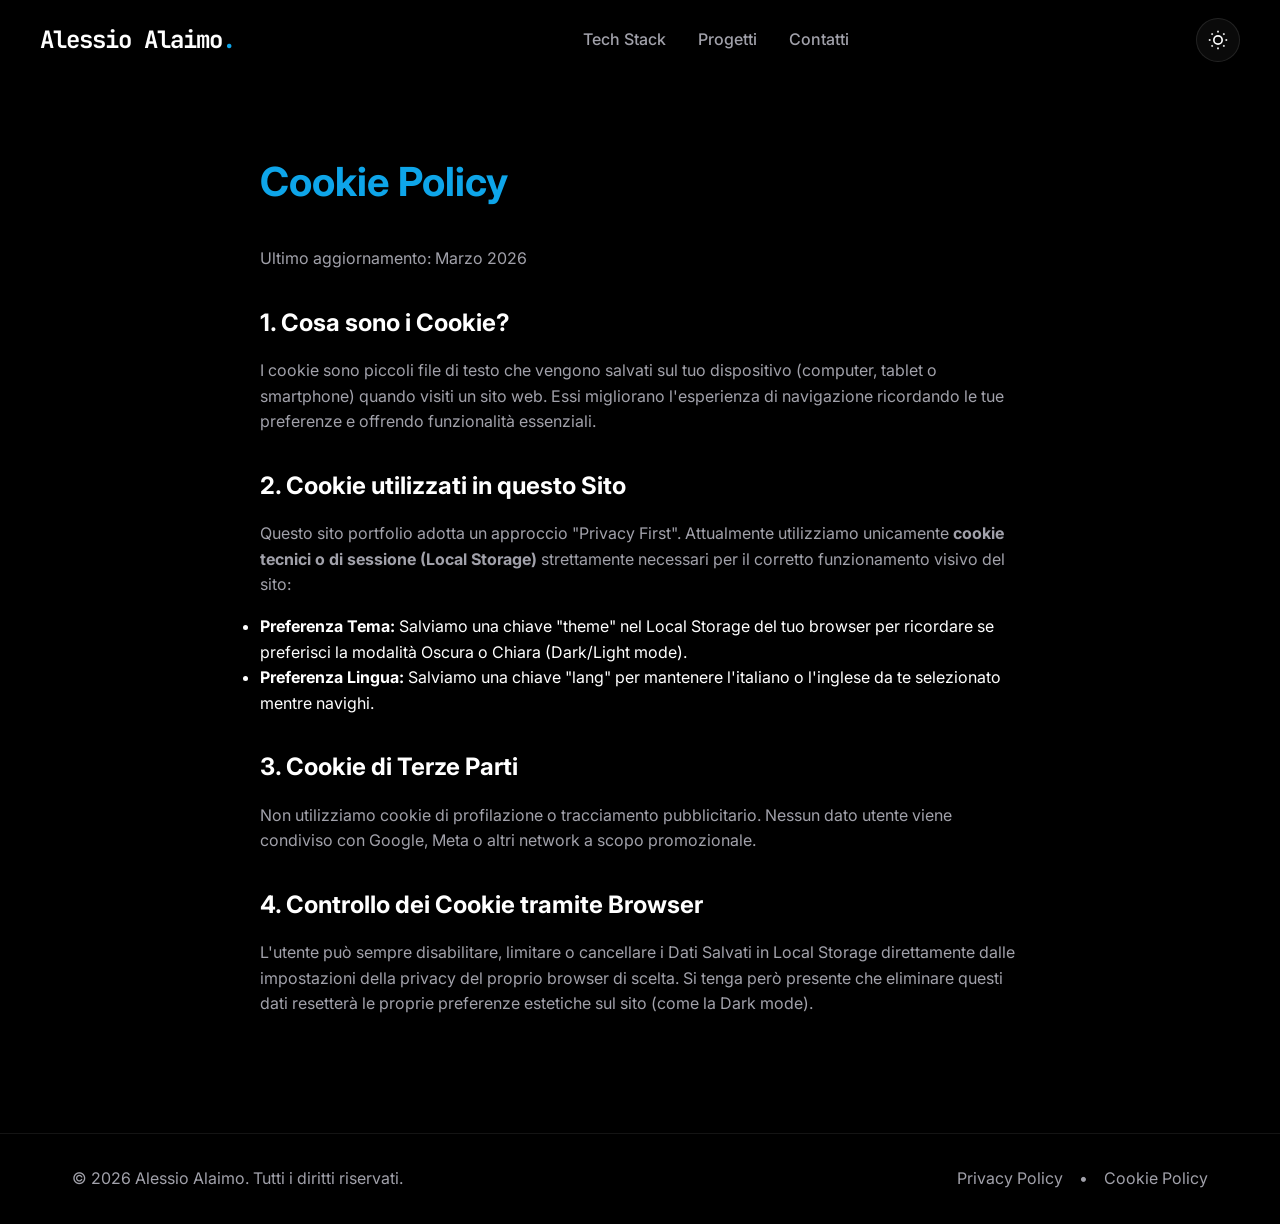
<file: cookie-policy.html>
<!DOCTYPE html>
<html lang="it" data-theme="dark">
<head>
  <meta content="Alessio Alaimo" name="author" />
  <title>Cookie Policy | Alessio Alaimo</title>
  <!-- Carico i font da google -->
  <link href="https://fonts.googleapis.com" rel="preconnect" />
  <link crossorigin="" href="https://fonts.gstatic.com" rel="preconnect" />
  <link href="https://fonts.googleapis.com/css2?family=Inter:wght@300;400;500;600;700;800&family=JetBrains+Mono:wght@400;500;600&display=swap" rel="stylesheet" />
  <meta charset="utf-8" />
  <meta content="width=device-width, initial-scale=1.0" name="viewport" />
  <link href="style.css?v=87" rel="stylesheet" />
  <!-- Stili per la pagina dei cookie -->
  <style>
    .policy-container {
      padding: 150px 20px 100px;
      max-width: 800px;
      margin: 0 auto;
      min-height: 80vh;
    }
    .policy-title {
      font-size: 2.5rem;
      margin-bottom: 2rem;
      color: var(--accent-secondary);
    }
    .policy-content h2 {
      margin-top: 2rem;
      margin-bottom: 1rem;
      font-size: 1.5rem;
    }
    .policy-content p {
      margin-bottom: 1rem;
      color: var(--text-secondary);
    }
  </style>
</head>
<body>
  <!-- Barra di navigazione -->
  <nav class="nav" id="navbar">
    <div class="nav-container">
      <div class="nav-brand">
        <a href="index.html" style="text-decoration:none;">
          <span class="nav-logo-text">Alessio Alaimo</span>
        </a>
      </div>
      <div class="nav-menu" id="navMenu">
        <a class="nav-link" href="index.html#techstack">Tech Stack</a>
        <a class="nav-link" href="index.html#projects">Progetti</a>
        <a class="nav-link" href="index.html#contact">Contatti</a>
      </div>
      <div class="nav-controls">
        <!-- Bottone per cambiare tema -->
        <button class="theme-toggle" id="themeToggle" aria-label="Cambia tema">
          <svg class="sun-icon" fill="none" stroke="currentColor" viewBox="0 0 24 24" stroke-width="2">
            <circle cx="12" cy="12" r="5"></circle>
            <line x1="12" y1="1" x2="12" y2="3"></line>
            <line x1="12" y1="21" x2="12" y2="23"></line>
            <line x1="4.22" y1="4.22" x2="5.64" y2="5.64"></line>
            <line x1="18.36" y1="18.36" x2="19.78" y2="19.78"></line>
            <line x1="1" y1="12" x2="3" y2="12"></line>
            <line x1="21" y1="12" x2="23" y2="12"></line>
            <line x1="4.22" y1="19.78" x2="5.64" y2="18.36"></line>
            <line x1="18.36" y1="5.64" x2="19.78" y2="4.22"></line>
          </svg>
          <svg class="moon-icon" style="display: none;" fill="none" stroke="currentColor" viewBox="0 0 24 24" stroke-width="2">
            <path d="M21 12.79A9 9 0 1 1 11.21 3 7 7 0 0 0 21 12.79z"></path>
          </svg>
        </button>
      </div>
    </div>
  </nav>

  <div class="policy-container">
    <h1 class="policy-title">Cookie Policy</h1>
    <div class="policy-content">
      <p>Ultimo aggiornamento: Marzo 2026</p>
      
      <h2>1. Cosa sono i Cookie?</h2>
      <p>I cookie sono piccoli file di testo che vengono salvati sul tuo dispositivo (computer, tablet o smartphone) quando visiti un sito web. Essi migliorano l'esperienza di navigazione ricordando le tue preferenze e offrendo funzionalità essenziali.</p>

      <h2>2. Cookie utilizzati in questo Sito</h2>
      <p>Questo sito portfolio adotta un approccio "Privacy First". Attualmente utilizziamo unicamente <b>cookie tecnici o di sessione (Local Storage)</b> strettamente necessari per il corretto funzionamento visivo del sito:</p>
      <ul>
        <li><strong style="color:var(--text-primary)">Preferenza Tema:</strong> Salviamo una chiave "theme" nel Local Storage del tuo browser per ricordare se preferisci la modalità Oscura o Chiara (Dark/Light mode).</li>
        <li><strong style="color:var(--text-primary)">Preferenza Lingua:</strong> Salviamo una chiave "lang" per mantenere l'italiano o l'inglese da te selezionato mentre navighi.</li>
      </ul>

      <h2>3. Cookie di Terze Parti</h2>
      <p>Non utilizziamo cookie di profilazione o tracciamento pubblicitario. Nessun dato utente viene condiviso con Google, Meta o altri network a scopo promozionale.</p>

      <h2>4. Controllo dei Cookie tramite Browser</h2>
      <p>L'utente può sempre disabilitare, limitare o cancellare i Dati Salvati in Local Storage direttamente dalle impostazioni della privacy del proprio browser di scelta. Si tenga però presente che eliminare questi dati resetterà le proprie preferenze estetiche sul sito (come la Dark mode).</p>
    </div>
  </div>

  <!-- Fine pagina -->
  <footer class="footer">
    <div class="container">
      <div class="footer-content">
        <p>© 2026 Alessio Alaimo. Tutti i diritti riservati.</p>
        <div class="footer-links">
          <a href="privacy-policy.html">Privacy Policy</a>
          <span>•</span>
          <a href="cookie-policy.html">Cookie Policy</a>
        </div>
      </div>
    </div>
  </footer>

  <!-- Il mio script -->
  <script src="script.js?v=87"></script>
</body>
</html>
</file>
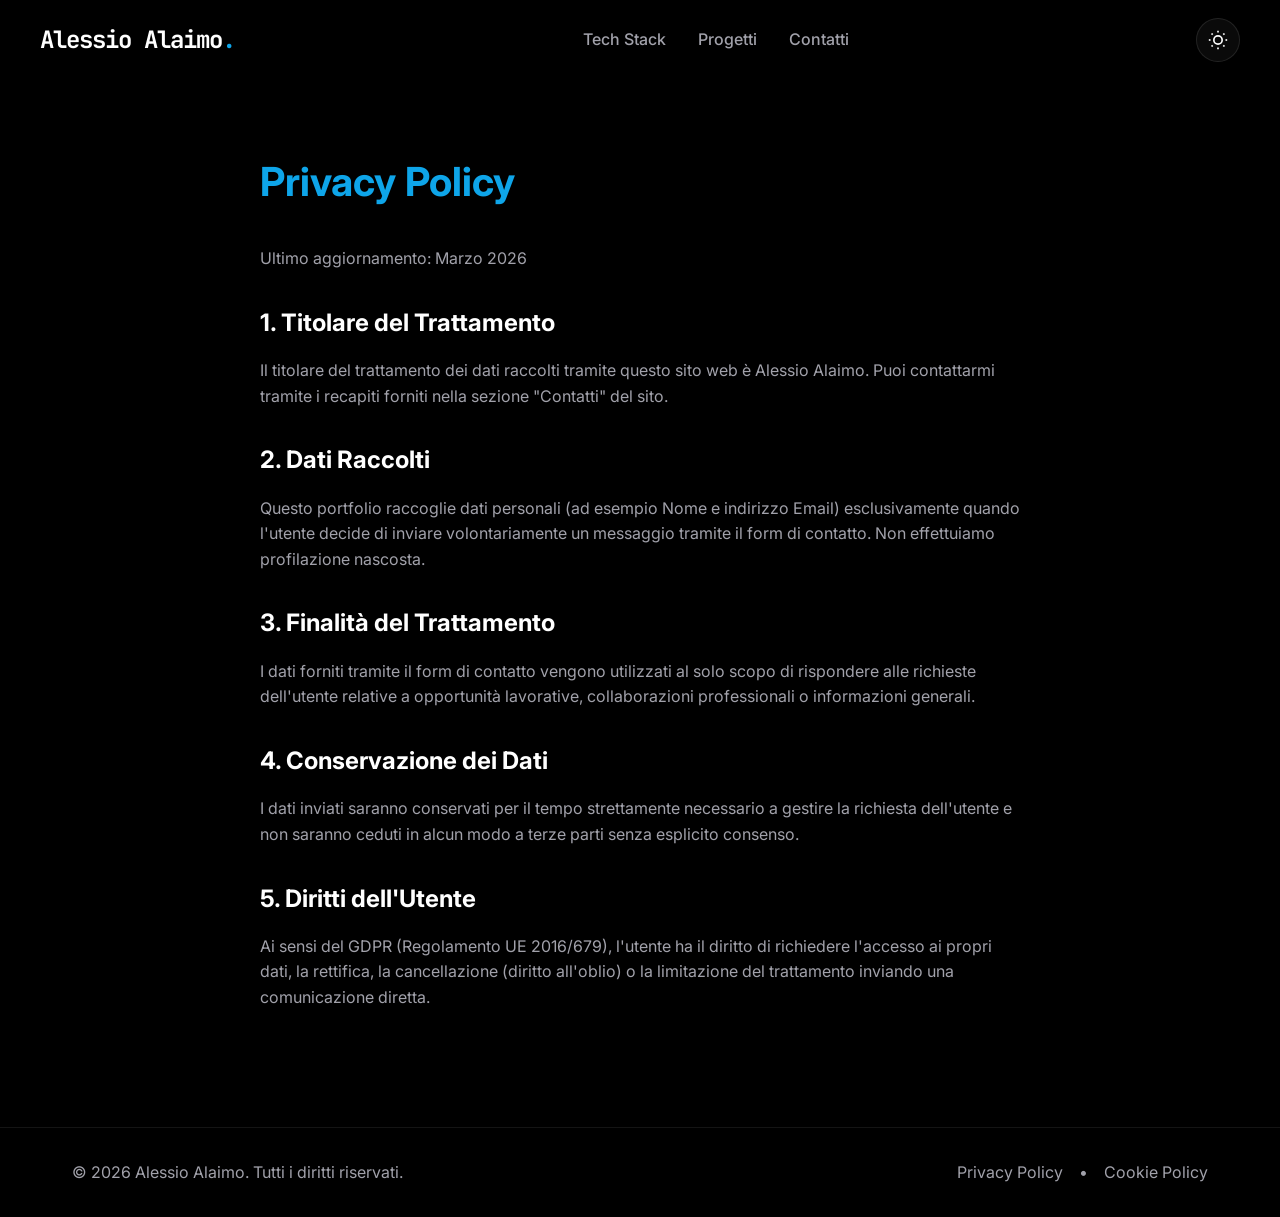
<file: privacy-policy.html>
<!DOCTYPE html>
<html lang="it" data-theme="dark">
<head>
  <meta content="Alessio Alaimo" name="author" />
  <title>Privacy Policy | Alessio Alaimo</title>
  <!-- Carico i font da google -->
  <link href="https://fonts.googleapis.com" rel="preconnect" />
  <link crossorigin="" href="https://fonts.gstatic.com" rel="preconnect" />
  <link href="https://fonts.googleapis.com/css2?family=Inter:wght@300;400;500;600;700;800&family=JetBrains+Mono:wght@400;500;600&display=swap" rel="stylesheet" />
  <meta charset="utf-8" />
  <meta content="width=device-width, initial-scale=1.0" name="viewport" />
  <link href="style.css?v=87" rel="stylesheet" />
  <!-- Stili per la pagina della privacy -->
  <style>
    .policy-container {
      padding: 150px 20px 100px;
      max-width: 800px;
      margin: 0 auto;
      min-height: 80vh;
    }
    .policy-title {
      font-size: 2.5rem;
      margin-bottom: 2rem;
      color: var(--accent-secondary);
    }
    .policy-content h2 {
      margin-top: 2rem;
      margin-bottom: 1rem;
      font-size: 1.5rem;
    }
    .policy-content p {
      margin-bottom: 1rem;
      color: var(--text-secondary);
    }
  </style>
</head>
<body>
  <!-- Barra di navigazione -->
  <nav class="nav" id="navbar">
    <div class="nav-container">
      <div class="nav-brand">
        <a href="index.html" style="text-decoration:none;">
          <span class="nav-logo-text">Alessio Alaimo</span>
        </a>
      </div>
      <div class="nav-menu" id="navMenu">
        <a class="nav-link" href="index.html#techstack">Tech Stack</a>
        <a class="nav-link" href="index.html#projects">Progetti</a>
        <a class="nav-link" href="index.html#contact">Contatti</a>
      </div>
      <div class="nav-controls">
        <!-- Bottone per cambiare tema -->
        <button class="theme-toggle" id="themeToggle" aria-label="Cambia tema">
          <svg class="sun-icon" fill="none" stroke="currentColor" viewBox="0 0 24 24" stroke-width="2">
            <circle cx="12" cy="12" r="5"></circle>
            <line x1="12" y1="1" x2="12" y2="3"></line>
            <line x1="12" y1="21" x2="12" y2="23"></line>
            <line x1="4.22" y1="4.22" x2="5.64" y2="5.64"></line>
            <line x1="18.36" y1="18.36" x2="19.78" y2="19.78"></line>
            <line x1="1" y1="12" x2="3" y2="12"></line>
            <line x1="21" y1="12" x2="23" y2="12"></line>
            <line x1="4.22" y1="19.78" x2="5.64" y2="18.36"></line>
            <line x1="18.36" y1="5.64" x2="19.78" y2="4.22"></line>
          </svg>
          <svg class="moon-icon" style="display: none;" fill="none" stroke="currentColor" viewBox="0 0 24 24" stroke-width="2">
            <path d="M21 12.79A9 9 0 1 1 11.21 3 7 7 0 0 0 21 12.79z"></path>
          </svg>
        </button>
      </div>
    </div>
  </nav>

  <div class="policy-container">
    <h1 class="policy-title">Privacy Policy</h1>
    <div class="policy-content">
      <p>Ultimo aggiornamento: Marzo 2026</p>
      
      <h2>1. Titolare del Trattamento</h2>
      <p>Il titolare del trattamento dei dati raccolti tramite questo sito web è Alessio Alaimo. Puoi contattarmi tramite i recapiti forniti nella sezione "Contatti" del sito.</p>

      <h2>2. Dati Raccolti</h2>
      <p>Questo portfolio raccoglie dati personali (ad esempio Nome e indirizzo Email) esclusivamente quando l'utente decide di inviare volontariamente un messaggio tramite il form di contatto. Non effettuiamo profilazione nascosta.</p>

      <h2>3. Finalità del Trattamento</h2>
      <p>I dati forniti tramite il form di contatto vengono utilizzati al solo scopo di rispondere alle richieste dell'utente relative a opportunità lavorative, collaborazioni professionali o informazioni generali.</p>

      <h2>4. Conservazione dei Dati</h2>
      <p>I dati inviati saranno conservati per il tempo strettamente necessario a gestire la richiesta dell'utente e non saranno ceduti in alcun modo a terze parti senza esplicito consenso.</p>

      <h2>5. Diritti dell'Utente</h2>
      <p>Ai sensi del GDPR (Regolamento UE 2016/679), l'utente ha il diritto di richiedere l'accesso ai propri dati, la rettifica, la cancellazione (diritto all'oblio) o la limitazione del trattamento inviando una comunicazione diretta.</p>
    </div>
  </div>

  <!-- Fine pagina -->
  <footer class="footer">
    <div class="container">
      <div class="footer-content">
        <p>© 2026 Alessio Alaimo. Tutti i diritti riservati.</p>
        <div class="footer-links">
          <a href="privacy-policy.html">Privacy Policy</a>
          <span>•</span>
          <a href="cookie-policy.html">Cookie Policy</a>
        </div>
      </div>
    </div>
  </footer>

  <!-- Il mio script -->
  <script src="script.js?v=87"></script>
</body>
</html>
</file>
<file: style.css>
/* Colori e variabili base del sito */
:root {
  --bg-primary: #000000;
  --bg-secondary: #0a0a0a;
  --bg-tertiary: #121212;
  --text-primary: #ffffff;
  --text-secondary: #a1a1aa;
  --text-tertiary: #71717a;
  --accent-primary: #ffffff;
  --accent-secondary: #0ea5e9;
  --accent-tertiary: #10b981;
  --accent-gradient: linear-gradient(135deg, #2563eb, #0ea5e9);
  --accent-glow: 0 0 20px rgba(14, 165, 233, 0.4);
  --surface-glass: rgba(10, 10, 10, 0.8);
  --surface-glass-border: rgba(255, 255, 255, 0.08);
  --border-color: rgba(255, 255, 255, 0.08);
  --glass-blur: blur(20px);
  --spacing-xs: 0.5rem;
  --spacing-sm: 1rem;
  --spacing-md: 2rem;
  --spacing-lg: 4rem;
  --spacing-xl: 8rem;
  --border-radius-md: 8px;
  --border-radius-lg: 12px;
  --radius-lg: 12px;
  --radius-full: 4px;
  --transition-fast: 0.2s cubic-bezier(0.4, 0, 0.2, 1);
  --transition-base: 0.3s cubic-bezier(0.4, 0, 0.2, 1);
  --transition-slow: 0.5s cubic-bezier(0.4, 0, 0.2, 1);
  --shadow-sm: 0 4px 12px rgba(0, 0, 0, 0.5);
  --shadow-md: 0 8px 24px rgba(0, 0, 0, 0.8);
  --shadow-lg: 0 20px 40px rgba(0, 0, 0, 0.9);
  --shadow-neon: 0 0 15px rgba(14, 165, 233, 0.3);
}

/* Colori se metto la modalita' chiara */
[data-theme="light"] {
  --bg-primary: #bdbebf;
  --bg-secondary: #f3f4f6;
  --bg-tertiary: #e5e7eb;
  --text-primary: #09090b;
  --text-secondary: #52525b;
  --text-tertiary: #71717a;
  --surface-glass: rgba(0, 0, 0, 0.05);
  --surface-glass-border: rgba(0, 0, 0, 0.08);
  --border-color: rgba(0, 0, 0, 0.08);
  --accent-primary: #09090b;
  --accent-secondary: #0ea5e9;
  --accent-gradient: linear-gradient(135deg, #2563eb, #0ea5e9);
  --shadow-sm: 0 2px 8px rgba(0, 0, 0, 0.05);
  --shadow-md: 0 8px 24px rgba(0, 0, 0, 0.1);
  --shadow-lg: 0 16px 48px rgba(0, 0, 0, 0.12);
}

/* Effetti per quando ci passo sopra col mouse */
[data-theme="dark"] .soft-skill-card:hover,
[data-theme="dark"] .service-card:hover,
[data-theme="dark"] .why-me-card:hover,
[data-theme="dark"] .projects-cta-card:hover {
  box-shadow: 0 0 25px rgba(14, 165, 233, 0.4), inset 0 0 10px rgba(14, 165, 233, 0.1);
  border-color: rgba(14, 165, 233, 0.5);
  background: var(--bg-tertiary);
  color: var(--text-primary);
}

/* Reset dei margini */
* {
  margin: 0;
  padding: 0;
  box-sizing: border-box;
}

/* Base della pagina */
html {
  scroll-behavior: smooth;
  font-size: 16px;
  background-color: var(--bg-primary);
}

body {
  font-family: 'Inter', sans-serif;
  background-color: transparent;
  color: var(--text-primary);
  line-height: 1.6;
  transition: color var(--transition-base);
  overflow-x: hidden;
}

body.menu-open {
  overflow: hidden;
}

.container {
  max-width: 1200px;
  margin: 0 auto;
  padding: 0 var(--spacing-md);
}

a {
  text-decoration: none;
  color: inherit;
  transition: all var(--transition-fast);
}

button {
  cursor: pointer;
  border: none;
  background: none;
  font-family: inherit;
}

/* Effetto vetro */
.glass-panel {
  background: var(--surface-glass);
  backdrop-filter: var(--glass-blur);
  -webkit-backdrop-filter: var(--glass-blur);
  border: 1px solid var(--surface-glass-border);
  box-shadow: var(--shadow-md);
}

/* Barra in alto */
.nav {
  position: fixed;
  top: 0;
  left: 0;
  width: 100%;
  height: 80px;
  z-index: 1000;
  transition: all var(--transition-base);
  background: transparent;
  padding: 0 2rem;
  display: flex;
  align-items: center;
}

.nav.scrolled {
  background: var(--surface-glass);
  backdrop-filter: var(--glass-blur);
  -webkit-backdrop-filter: var(--glass-blur);
  border-bottom: 1px solid var(--surface-glass-border);
  height: 70px;
  box-shadow: var(--shadow-md);
}

.nav-container {
  max-width: 1200px;
  margin: 0 auto;
  padding: 0;
  display: flex;
  justify-content: space-between;
  align-items: center;
  width: 100%;
}

.nav-brand {
  font-size: 1.5rem;
  font-weight: 700;
  display: flex;
  flex-direction: column;
  align-items: flex-start;
}

.nav-availability {
  display: inline-flex;
  align-items: center;
  gap: 0.4rem;
  background: rgba(16, 185, 129, 0.05);
  border: 1px solid rgba(16, 185, 129, 0.3);
  padding: 0.2rem 0.6rem;
  border-radius: 4px;
  font-family: 'JetBrains Mono', monospace;
  font-size: 0.6rem;
  color: #10b981;
  text-transform: uppercase;
  letter-spacing: 0.5px;
  box-shadow: 0 0 10px rgba(16, 185, 129, 0.1);
  margin-top: 2px;
  transition: all 0.3s ease;
}

.nav-availability:hover {
  background: rgba(16, 185, 129, 0.15);
  box-shadow: 0 0 15px rgba(16, 185, 129, 0.3);
  transform: translateY(-1px);
}

.nav-pulse-dot {
  width: 5px;
  height: 5px;
  background: #10b981;
  border-radius: 50%;
  box-shadow: 0 0 4px #10b981;
  animation: pulseNav 2s infinite;
}

@keyframes pulseNav {
  0% { box-shadow: 0 0 0 0 rgba(16, 185, 129, 0.8); }
  70% { box-shadow: 0 0 0 6px rgba(16, 185, 129, 0); }
  100% { box-shadow: 0 0 0 0 rgba(16, 185, 129, 0); }
}

.nav-menu {
  display: flex;
  gap: var(--spacing-md);
}

.nav-link {
  position: relative;
  font-size: 1rem;
  font-weight: 500;
  color: var(--text-secondary);
  transition: color var(--transition-fast);
  padding: 0.5rem 0;
}

.nav-link:hover {
  color: var(--accent-secondary);
  text-shadow: 0 0 10px rgba(14, 165, 233, 0.3);
}

.nav-link::after {
  content: "";
  position: absolute;
  bottom: 0;
  left: 0;
  width: 0;
  height: 2px;
  background: var(--accent-gradient);
  transition: width var(--transition-base);
  border-radius: 2px;
}

.nav-link:hover::after { width: 100%; }

.nav-controls {
  display: flex;
  gap: var(--spacing-sm);
}

.theme-toggle, .lang-toggle {
  display: flex;
  align-items: center;
  justify-content: center;
  width: 44px;
  height: 44px;
  border-radius: 50%;
  background: var(--bg-secondary);
  color: var(--text-primary);
  font-size: 1.5rem;
  transition: all var(--transition-fast);
  border: 1px solid rgba(255, 255, 255, 0.1);
  cursor: pointer;
}

.theme-toggle:hover, .lang-toggle:hover {
  background: rgba(15, 23, 42, 0.8);
  border-color: rgba(14, 165, 233, 0.4);
  transform: translateY(-2px);
  box-shadow: 0 4px 12px rgba(0, 0, 0, 0.5);
}

.lang-flag { line-height: 1; display: block; }

.theme-toggle svg { width: 20px; height: 20px; }

/* Menu sul cellulare */
.mobile-menu-toggle {
  display: none;
  width: 40px;
  height: 40px;
  position: relative;
  z-index: 1001;
  background: var(--bg-secondary);
  border-radius: 12px;
  justify-content: center;
  align-items: center;
}

.hamburger {
  width: 24px;
  height: 2px;
  background: var(--text-primary);
  display: block;
  position: relative;
  transition: all 0.3s ease;
}

.hamburger::before, .hamburger::after {
  content: "";
  position: absolute;
  width: 24px;
  height: 2px;
  background: var(--text-primary);
  transition: all 0.3s ease;
  left: 0;
}

.hamburger::before { top: -8px; }
.hamburger::after { bottom: -8px; }

.mobile-menu-toggle.active .hamburger { background: transparent; }
.mobile-menu-toggle.active .hamburger::before { top: 0; transform: rotate(45deg); }
.mobile-menu-toggle.active .hamburger::after { top: 0; transform: rotate(-45deg); }

@media (max-width: 968px) {
  .mobile-menu-toggle { display: flex; }
  .nav-menu {
    position: fixed;
    top: 0;
    right: -100%;
    width: 280px;
    height: 100vh;
    background: var(--bg-primary);
    backdrop-filter: blur(20px);
    flex-direction: column;
    padding: 100px 2rem 2rem;
    transition: right 0.4s cubic-bezier(0.16, 1, 0.3, 1);
    box-shadow: -10px 0 30px rgba(0, 0, 0, 0.2);
    z-index: 1000;
  }
  .nav-menu.active { right: 0; }
  .nav-link { font-size: 1.25rem; width: 100%; padding: 1rem 0; border-bottom: 1px solid var(--surface-glass-border); }
}

/* Testo del logo */
.nav-logo-text {
  font-family: 'JetBrains Mono', monospace;
  font-size: 1.5rem;
  font-weight: 700;
  color: var(--text-primary);
  letter-spacing: -1px;
}

.nav-logo-text::after { content: '.'; color: #0ea5e9; }

/* Sfondo della hero */
.roots-background {
  position: fixed;
  top: 0;
  left: 0;
  width: 100%;
  height: 100%;
  z-index: -1;
  pointer-events: none;
  opacity: 1;
}

.hero {
  min-height: 100vh;
  display: flex;
  flex-direction: column;
  align-items: center;
  justify-content: center;
  padding-top: 100px;
  padding-bottom: 100px;
  position: relative;
  background: transparent;
  overflow: hidden;
}

.cyber-grid-container {
  position: fixed;
  top: 0;
  left: 0;
  width: 100vw;
  height: 100vh;
  z-index: -2;
  overflow: hidden;
  perspective: 600px;
  pointer-events: none;
}

.cyber-grid {
  position: absolute;
  width: 200vw;
  height: 200vh;
  bottom: -40vh;
  left: -50vw;
  background-image:
    linear-gradient(rgba(14, 165, 233, 0.05) 1px, transparent 1px),
    linear-gradient(90deg, rgba(14, 165, 233, 0.05) 1px, transparent 1px);
  background-size: 60px 60px;
  transform: rotateX(75deg);
  animation: cyberGridScroll 15s linear infinite;
  mask-image: linear-gradient(to top, rgba(0, 0, 0, 0.4) 10%, rgba(0, 0, 0, 0) 70%);
}

@keyframes cyberGridScroll {
  0% { transform: rotateX(75deg) translateY(0); }
  100% { transform: rotateX(75deg) translateY(60px); }
}

.hero-content-wrapper {
  position: relative;
  width: 100%;
  max-width: 1200px;
  margin: 0 auto;
  z-index: 1;
  display: flex;
  justify-content: center;
  align-items: center;
}

.hero-bg-text {
  position: absolute;
  top: 50%;
  left: 50%;
  transform: translate(-50%, -50%);
  width: 199%;
  text-align: center;
  font-family: 'Inter', sans-serif;
  font-size: clamp(8rem, 22vw, 24rem);
  font-weight: 900;
  line-height: 0.85;
  letter-spacing: -0.05em;
  pointer-events: none;
  user-select: none;
  z-index: 0;
  display: flex;
  flex-direction: column;
  opacity: 0.8;
}

.hero-bg-text .first-name {
  color: transparent;
  -webkit-text-stroke: 2px rgba(14, 165, 233, 0.15);
}

.hero-bg-text .Outline {
  background: linear-gradient(to bottom, rgba(14, 165, 233, 0.15), transparent);
  -webkit-background-clip: text;
  -webkit-text-fill-color: transparent;
  background-clip: text;
  margin-left: 10vw;
}

.hero-interactive {
  display: flex;
  flex-direction: row;
  align-items: center;
  justify-content: space-between;
  gap: var(--spacing-xl);
  width: 100%;
  max-width: 1200px;
  z-index: 1;
  position: relative;
}

.hero-interactive .hero-image { flex: 0 0 auto; }
.hero-interactive .hero-text { flex: 1; text-align: left; }

@media (max-width: 900px) {
  .hero-interactive { flex-direction: column; text-align: center; }
  .hero-interactive .hero-image { order: 1; margin-bottom: var(--spacing-lg); }
  .hero-interactive .hero-text { order: 2; }
  .hero-bg-text { font-size: clamp(6rem, 25vw, 12rem); }
  .hero-bg-text .Outline { margin-left: 5vw; }
}

.hero .profile-image {
  width: 100%;
  max-width: 320px;
  aspect-ratio: 1 / 1;
  object-fit: cover;
  object-position: center 30%;
  border-radius: 50% !important;
  border: 4px solid var(--border-color);
  box-shadow: 0 10px 40px rgba(0, 0, 0, 0.7);
  transition: transform 0.1s ease-out, box-shadow 0.3s ease;
  position: relative;
  transform-style: preserve-3d;
  will-change: transform;
}

.hero .profile-image:hover {
  box-shadow: 0 20px 40px rgba(255, 255, 255, 0.2);
  border-color: rgba(255, 255, 255, 0.5);
}

.availability {
  display: inline-flex;
  align-items: center;
  gap: 0.5rem;
  padding: 0.35rem 0.6rem;
  background: rgba(16, 185, 129, 0.05);
  border: 1px solid rgba(16, 185, 129, 0.3);
  border-radius: 4px;
  font-family: 'JetBrains Mono', monospace;
  font-size: 0.75rem;
  font-weight: 500;
  text-transform: uppercase;
  color: #10b981;
  margin-bottom: var(--spacing-md);
  box-shadow: 0 0 10px rgba(16, 185, 129, 0.1);
  animation: fadeInDown 0.6s ease both;
}

.pulse-dot {
  width: 6px;
  height: 6px;
  background: var(--accent-tertiary);
  border-radius: 50%;
  box-shadow: 0 0 5px var(--accent-tertiary);
  animation: pulse 2s infinite;
}

@keyframes pulse {
  0% { box-shadow: 0 0 0 0 rgba(16, 185, 129, 0.8); }
  70% { box-shadow: 0 0 0 6px rgba(16, 185, 129, 0); }
  100% { box-shadow: 0 0 0 0 rgba(16, 185, 129, 0); }
}

.hero-title {
  font-size: clamp(3rem, 6vw, 4.5rem);
  font-weight: 800;
  line-height: 1.1;
  margin-bottom: var(--spacing-md);
  color: var(--text-primary);
}

.hero-title .greeting {
  font-size: 1.25rem;
  font-weight: 600;
  color: var(--accent-primary);
  display: block;
  margin-bottom: 0.5rem;
  letter-spacing: 2px;
  text-transform: uppercase;
}

.hero-title .role-wrapper {
  display: block;
  font-size: 0.6em;
  color: var(--accent-secondary);
  margin-top: 0.5rem;
  min-height: 1.5em;
  display: flex;
  align-items: center;
}

.role-text {
  background: var(--accent-gradient);
  -webkit-background-clip: text;
  -webkit-text-fill-color: transparent;
  background-clip: text;
}

[data-theme="light"] .role-text {
  background: none;
  -webkit-text-fill-color: var(--text-primary);
  color: var(--text-primary);
}

.cursor {
  display: inline-block;
  color: #2563eb;
  animation: blink 1s step-end infinite;
  margin-left: 5px;
  font-weight: 400;
}

@keyframes blink {
  0%, 100% { opacity: 1; }
  50% { opacity: 0; }
}

.hero-description {
  max-width: 600px;
  font-size: 1.125rem;
  font-weight: 600; /* In grassetto cosi si vede meglio */
  color: var(--text-secondary);
  margin-bottom: var(--spacing-lg);
}

.btn {
  display: inline-flex;
  align-items: center;
  padding: 1rem 2rem;
  border-radius: var(--radius-full);
  font-size: 1rem;
  font-weight: 600;
  transition: all var(--transition-base);
}

/* Bottoni stile più semplice */
.btn {
  display: inline-block;
  padding: 1rem 2rem;
  border-radius: var(--border-radius-md);
  font-weight: 600;
  text-decoration: none;
  cursor: pointer;
  transition: all 0.3s cubic-bezier(0.4, 0, 0.2, 1);
  position: relative;
  overflow: hidden;
  z-index: 10;
}

.btn-primary {
  background: rgba(15, 23, 42, 0.5);
  backdrop-filter: blur(16px);
  border: 1px solid rgba(255, 255, 255, 0.1);
  color: var(--text-primary);
  box-shadow: 0 8px 32px rgba(0, 0, 0, 0.5);
}

.btn-primary:hover {
  transform: translateY(-3px) scale(1.02);
  background: rgba(15, 23, 42, 0.9);
  border-color: rgba(255, 255, 255, 0.25);
}

/* Freccia in basso */
.scroll-indicator {
  position: absolute;
  bottom: 2rem;
  left: 50%;
  transform: translateX(-50%);
  opacity: 0.8;
  transition: opacity 0.3s ease;
  z-index: 10;
}

.cyber-scroll-arrow {
  display: flex;
  justify-content: center;
  align-items: center;
  color: var(--accent-primary);
}

.cyber-scroll-arrow svg { width: 36px; height: 36px; }

.cyber-scroll-arrow .arrow-top {
  animation: arrowPulseTop 2s infinite cubic-bezier(0.2, 0, 0, 1);
  opacity: 0;
}

.cyber-scroll-arrow .arrow-bottom {
  animation: arrowPulseBottom 2s infinite cubic-bezier(0.2, 0, 0, 1);
  animation-delay: 0.15s;
  opacity: 0;
}

@keyframes arrowPulseTop {
  0% { opacity: 0; transform: translateY(-8px); }
  30% { opacity: 1; }
  70% { opacity: 0; transform: translateY(8px); }
  100% { opacity: 0; transform: translateY(8px); }
}

@keyframes arrowPulseBottom {
  0% { opacity: 0; transform: translateY(-8px); }
  30% { opacity: 1; }
  70% { opacity: 0; transform: translateY(8px); }
  100% { opacity: 0; transform: translateY(8px); }
}

/* Sezioni della pagina */
section { padding: var(--spacing-xl) 0; }

.minimal-header {
  display: flex;
  align-items: center;
  gap: var(--spacing-md);
  margin-bottom: var(--spacing-lg);
}

.minimal-bar {
  width: 4px;
  height: 2rem;
  background: #2563eb;
  border-radius: 2px;
}

.minimal-title {
  font-size: 2rem;
  font-weight: 700;
  color: var(--text-primary);
}

/* Tech Stack Bento */
.tech-stack { padding: 6rem 0; background: transparent; }

.bento-grid {
  display: grid;
  grid-template-columns: repeat(auto-fit, minmax(240px, 1fr));
  gap: var(--spacing-md);
}

.bento-card {
  background: rgba(15, 23, 42, 0.4);
  backdrop-filter: blur(16px);
  border: 1px solid rgba(255, 255, 255, 0.05);
  border-radius: var(--border-radius-md);
  padding: var(--spacing-lg) var(--spacing-md);
  display: flex;
  flex-direction: column;
  align-items: center;
  text-align: center;
  transition: all 0.3s ease;
  min-height: 180px;
}

.bento-card:hover { transform: translateY(-4px); border-color: rgba(255, 255, 255, 0.2); }

.bento-icon { width: 48px; height: 48px; margin-bottom: var(--spacing-md); transition: transform 0.3s ease; }

.bento-card:hover .bento-icon { transform: scale(1.1); }

/* Progetti layout OLED */
.featured-projects { padding: 6rem 0; background: transparent; }

.projects-oled-grid { display: flex; flex-direction: column; gap: var(--spacing-sm); }

.projects-intro { max-width: 680px; color: var(--text-secondary); line-height: 1.65; margin: 0 0 1.5rem; }
.project-filters { display: grid; grid-template-columns: repeat(3, minmax(0, 1fr)); gap: 1rem; margin-bottom: 1.5rem; }
.project-filter { font: inherit; font-size: 0.9rem; padding: 0.7rem 1.1rem; border-radius: 999px; border: 1px solid var(--text-secondary); background: transparent; color: var(--text-secondary); cursor: pointer; min-height: 44px; transition: background 0.2s ease, color 0.2s ease; }
.project-filter:hover { color: var(--text-primary); border-color: var(--text-primary); }
.project-filter[aria-pressed="true"] { background: var(--text-primary); color: var(--bg-primary); border-color: var(--text-primary); }
.project-filter:focus-visible { outline: 3px solid #3b82f6; outline-offset: 4px; }
.project-filter-status { color: var(--text-secondary); font-size: 0.85rem; margin-bottom: 1.25rem; }
.projects-technical { margin-top: 3.5rem; padding-top: 2rem; border-top: 1px solid var(--text-secondary); }
.projects-technical-title { color: var(--text-primary); font-size: 1.3rem; margin-bottom: 0.75rem; }
.project-oled-card[hidden], .projects-technical[hidden], .project-filters[hidden] { display: none; }
@media (max-width: 600px) {
  .project-filter { font-size: 0.82rem; padding: 0.65rem 0.85rem; }
  #projects .minimal-title { font-size: 1.8rem; line-height: 1.2; }
}
@media (prefers-reduced-motion: reduce) {
  #projects .project-oled-card, .project-filter { transition: none !important; transition-delay: 0ms !important; }
}

.project-oled-card {
  display: flex;
  align-items: center;
  justify-content: space-between;
  background: rgba(15, 23, 42, 0.4);
  backdrop-filter: blur(16px);
  border: 1px solid rgba(255, 255, 255, 0.05);
  border-radius: var(--border-radius-md);
  padding: var(--spacing-md) var(--spacing-lg);
  transition: all 0.3s ease;
  text-decoration: none;
}

.project-oled-card:hover { background: rgba(15, 23, 42, 0.8); transform: translateX(8px); }

.project-oled-title { font-size: 1.4rem; font-weight: 600; color: var(--text-primary); margin-bottom: 0.5rem; }

.project-oled-desc { color: var(--text-secondary); font-size: 0.95rem; margin-bottom: 1rem; max-width: 800px; }

.project-oled-tags { display: flex; gap: 0.5rem; flex-wrap: wrap; }

.project-oled-tags span {
  font-family: 'JetBrains Mono', monospace;
  font-size: 0.75rem;
  padding: 0.2rem 0.6rem;
  border: 1px solid rgba(255, 255, 255, 0.1);
  border-radius: 4px;
  background: rgba(0, 0, 0, 0.5);
}

.project-oled-link { width: 40px; height: 40px; display: flex; align-items: center; justify-content: center; transition: all 0.3s ease; margin-left: 2rem; }

/* Card con sito online: link al sito + link al codice */
.project-oled-actions { display: flex; flex-direction: column; align-items: flex-end; gap: 0.6rem; margin-left: 2rem; flex-shrink: 0; }

.project-live-link {
  display: inline-flex;
  align-items: center;
  gap: 0.5rem;
  padding: 0.6rem 1.1rem;
  border-radius: 999px;
  background: var(--accent-gradient);
  color: #ffffff;
  font-weight: 600;
  font-size: 0.9rem;
  text-decoration: none;
  white-space: nowrap;
  transition: all 0.3s ease;
}

.project-live-link svg { width: 16px; height: 16px; }

.project-live-link:hover { box-shadow: var(--accent-glow); transform: translateY(-2px); }

.project-code-link {
  font-family: 'JetBrains Mono', monospace;
  font-size: 0.75rem;
  color: var(--text-secondary);
  text-decoration: none;
  border-bottom: 1px solid transparent;
  transition: all 0.3s ease;
}

.project-code-link:hover { color: var(--text-primary); border-bottom-color: var(--accent-secondary); }

/* Anteprima del sito nelle card con demo online */
.project-oled-media {
  flex: 0 0 300px;
  width: 300px;
  aspect-ratio: 16 / 10;
  margin-right: var(--spacing-md);
  border-radius: 10px;
  overflow: hidden;
  border: 1px solid rgba(255, 255, 255, 0.08);
  background: #0b0f16;
  display: block;
}

.project-oled-media img {
  width: 100%;
  height: 100%;
  object-fit: cover;
  object-position: top;
  display: block;
  transition: transform 0.6s ease;
}

.project-oled-card:hover .project-oled-media img { transform: scale(1.03); }

[data-theme="light"] .project-oled-media { border-color: rgba(0, 0, 0, 0.1); background: #e9e7e2; }

/* Sezione per le aziende */
.services { padding: 6rem 0; background: transparent; }

.services-lead { color: var(--text-secondary); max-width: 720px; margin: -0.5rem 0 var(--spacing-lg); font-size: 1.05rem; line-height: 1.6; }

.services-grid {
  display: grid;
  grid-template-columns: repeat(2, 1fr);
  gap: var(--spacing-md);
}
@media (min-width: 1200px) { .services-grid { grid-template-columns: repeat(4, 1fr); } }
@media (max-width: 640px) { .services-grid { grid-template-columns: 1fr; } }

.service-card {
  display: flex;
  flex-direction: column;
  gap: 0.6rem;
  background: rgba(15, 23, 42, 0.4);
  backdrop-filter: blur(16px);
  border: 1px solid rgba(255, 255, 255, 0.05);
  border-radius: var(--border-radius-md);
  padding: var(--spacing-lg) var(--spacing-md);
  text-decoration: none;
  color: var(--text-primary);
  transition: all 0.3s ease;
}

.service-card:hover { transform: translateY(-4px); border-color: rgba(255, 255, 255, 0.2); }

.service-num { font-family: 'JetBrains Mono', monospace; font-size: 0.75rem; color: var(--accent-secondary); letter-spacing: 0.08em; }

.service-title { font-size: 1.25rem; font-weight: 600; line-height: 1.25; }

.service-desc { color: var(--text-secondary); font-size: 0.95rem; line-height: 1.55; flex: 1; }

.service-example { font-size: 0.8rem; color: var(--text-secondary); border-top: 1px solid rgba(255, 255, 255, 0.08); padding-top: 0.7rem; margin-top: 0.3rem; }

.services-cta { margin-top: var(--spacing-lg); color: var(--text-secondary); font-size: 1.05rem; }
.services-cta a { color: var(--text-primary); margin-left: 0.4rem; text-decoration: underline; text-decoration-color: var(--accent-secondary); text-underline-offset: 4px; }

[data-theme="light"] .service-card { background: rgba(0, 0, 0, 0.04); border: 1px solid rgba(0, 0, 0, 0.08); }
[data-theme="light"] .service-card:hover { background: rgba(0, 0, 0, 0.07); border-color: rgba(14, 165, 233, 0.4); }
[data-theme="light"] .service-example { border-top-color: rgba(0, 0, 0, 0.1); }

/* GitHub link speciale */
.github-oled-link {
  background: transparent;
  border: 1px dashed rgba(255, 255, 255, 0.2);
  justify-content: center;
  text-align: center;
  flex-direction: column;
}

.github-oled-link:hover { transform: translateY(-4px); }

/* Sezione Contatti */
.contact { padding: var(--spacing-xl) 0; position: relative; }
.contact-layout { display: grid; grid-template-columns: 1fr 1fr; gap: var(--spacing-xl); }

.contact-info-title { font-size: clamp(2rem, 5vw, 4rem); font-weight: 700; color: var(--text-primary); margin-bottom: var(--spacing-md); }

.contact-info-desc {
  color: var(--text-secondary);
  font-size: 1.1rem;
  font-weight: 700; /* In grassetto cosi risalta */
  line-height: 1.6;
  max-width: 450px;
  margin-bottom: var(--spacing-lg);
}

.contact-direct-email { font-family: 'JetBrains Mono', monospace; }

.contact-lbl {
  color: var(--text-tertiary);
  font-size: 0.85rem;
  font-weight: 700; /* Anche questa in grassetto */
  margin-bottom: 0.5rem;
  text-transform: uppercase;
  letter-spacing: 2px;
}

.contact-mail-link { color: var(--text-primary); font-size: 1.25rem; transition: color 0.3s; }

/* Form con effetto mouse */
.contact-form {
  padding: 2px;
  border-radius: var(--border-radius-md);
  background: radial-gradient(350px circle at var(--mouse-x-form, 50%) var(--mouse-y-form, 50%),
      rgba(37, 99, 235, 0.8) 0%,
      rgba(37, 99, 235, 0) 100%);
  position: relative;
  overflow: hidden;
}

.contact-form-inner {
  position: relative;
  z-index: 1;
  background: rgba(15, 23, 42, 0.75);
  backdrop-filter: blur(24px);
  border-radius: calc(var(--border-radius-md) - 2px);
  padding: var(--spacing-md);
}

.form-group { margin-bottom: var(--spacing-sm); }

.form-group input, .form-group textarea {
  width: 100%;
  padding: 0.75rem 1rem;
  background: rgba(15, 23, 42, 0.4);
  border: 1px solid rgba(255, 255, 255, 0.1);
  border-radius: var(--radius-md);
  color: var(--text-primary);
  font-family: inherit;
  transition: all 0.4s ease;
}

.form-group input:focus, .form-group textarea:focus {
  border-color: rgba(14, 165, 233, 0.8);
  transform: translateY(-2px);
}

/* Link social semplici */
.social-links-minimal { display: flex; gap: 1rem; align-items: center; margin-top: var(--spacing-lg); font-family: 'JetBrains Mono', monospace; }

.minimal-social-link { color: var(--text-tertiary); transition: color 0.3s; }
.minimal-social-link:hover { color: #2563eb; }
.minimal-social-separator { color: rgba(255, 255, 255, 0.1); }

/* Footer del sito */
.footer { padding: var(--spacing-md) 0; border-top: 1px solid var(--border-color); }
.footer-content { display: flex; justify-content: space-between; align-items: center; flex-wrap: wrap; color: var(--text-secondary); }
.footer-links { display: flex; gap: var(--spacing-sm); }
.footer-location { font-size: 0.875rem; }

/* Bottone per tornare all'inizio */
.back-to-top {
  position: fixed;
  bottom: var(--spacing-md);
  right: var(--spacing-md);
  width: 48px;
  height: 48px;
  display: flex;
  align-items: center;
  justify-content: center;
  background: var(--accent-gradient);
  border-radius: 50%;
  box-shadow: var(--shadow-lg);
  opacity: 0;
  visibility: hidden;
  transition: all var(--transition-base);
  z-index: 999;
}

.back-to-top.visible { opacity: 1; visibility: visible; }
.back-to-top:hover { transform: translateY(-4px); }

/* Animazioni varie */
@keyframes fadeIn { from { opacity: 0; } to { opacity: 1; } }
@keyframes fadeInUp { from { opacity: 0; transform: translateY(30px); } to { opacity: 1; transform: translateY(0); } }
@keyframes fadeInDown { from { opacity: 0; transform: translateY(-30px); } to { opacity: 1; transform: translateY(0); } }

/* Media Queries per il cellulare */
@media (max-width: 1024px) {
  .hero { padding-top: 100px; padding-bottom: 80px; }
}

@media (max-width: 768px) {
  :root {
    --spacing-xl: 1.5rem;
    --spacing-lg: 1.25rem;
    --spacing-md: 0.75rem;
  }
  .tech-stack, .featured-projects { padding: 2.5rem 0; }
  .hero { padding-top: 80px; padding-bottom: 60px; min-height: auto; }
  .hero-bg-text { font-size: clamp(3rem, 18vw, 6rem); }
  .profile-image { max-width: 300px; }
  .hero-title { font-size: 2rem; }
  .project-oled-card { flex-direction: column; align-items: flex-start; }
  .project-oled-link { margin-left: 0; margin-top: var(--spacing-sm); align-self: flex-end; }
  .project-oled-actions { margin-left: 0; margin-top: var(--spacing-sm); flex-direction: row; align-items: center; gap: 1rem; }
  .project-oled-media { flex-basis: auto; width: 100%; margin: 0 0 var(--spacing-sm); }
  .services { padding: 2.5rem 0; }
  .contact-layout { grid-template-columns: 1fr; }
}

/* Eventi e quote */
.speaking { position: relative; padding: var(--spacing-xl) 0; }
.event-card {
  display: flex;
  flex-wrap: wrap;
  border: 1px solid var(--border-color);
  border-radius: var(--border-radius-lg);
  overflow: hidden;
  margin-bottom: var(--spacing-lg);
  transition: transform var(--transition-base);
}

[data-theme="dark"] .event-card { background: var(--bg-secondary); }

.event-card:hover { transform: translateY(-5px); border-color: var(--accent-primary); }

.event-content { padding: var(--spacing-lg); }
.event-title { font-size: 1.75rem; font-weight: 700; margin-bottom: 0.5rem; }

.vision-quote {
  text-align: center;
  max-width: 800px;
  margin: var(--spacing-xl) auto 0;
  font-style: italic;
  font-size: 1.5rem;
  line-height: 1.6;
}

[data-theme="dark"] .vision-quote { color: #ffffff; }

/* Overrides per il tema chiaro */
[data-theme="light"] .cursor { color: #0ea5e9; }
[data-theme="light"] .minimal-bar { background: #0ea5e9; }
[data-theme="light"] .contact-form {
  background: rgba(0, 0, 0, 0.12);
}
[data-theme="light"] .submit-btn {
  background: linear-gradient(135deg, #2563eb, #0ea5e9);
  color: #ffffff;
  border: none;
  box-shadow: 0 4px 14px rgba(14, 165, 233, 0.35);
}
[data-theme="light"] .submit-btn:hover {
  background: linear-gradient(135deg, #1d4ed8, #0284c7);
  box-shadow: 0 6px 20px rgba(14, 165, 233, 0.5);
  transform: translateY(-2px) scale(1.02);
}
[data-theme="light"] .contact-form-inner { background: rgba(0, 0, 0, 0.04); backdrop-filter: blur(24px); }
[data-theme="light"] .form-group input, 
[data-theme="light"] .form-group textarea {
  background: rgba(0, 0, 0, 0.04);
  border-color: rgba(0, 0, 0, 0.1);
}
[data-theme="light"] .form-group input:focus, 
[data-theme="light"] .form-group textarea:focus {
  background: rgba(0, 0, 0, 0.06);
  border-color: rgba(14, 165, 233, 0.5);
}
[data-theme="light"] .project-oled-card {
  background: rgba(0, 0, 0, 0.04);
  border: 1px solid rgba(0, 0, 0, 0.08);
}
[data-theme="light"] .project-oled-card:hover {
  background: rgba(0, 0, 0, 0.07);
  border-color: rgba(14, 165, 233, 0.4);
  box-shadow: 0 4px 12px rgba(0, 0, 0, 0.05);
}
[data-theme="light"] .project-oled-tags span {
  background: rgba(0, 0, 0, 0.04);
  border-color: rgba(0, 0, 0, 0.1);
  color: var(--text-secondary);
}
[data-theme="light"] .github-oled-link {
  border: 1px dashed rgba(0, 0, 0, 0.15);
}

.contact-highlight { color: #2563eb; }
[data-theme="light"] .contact-highlight { color: var(--accent-secondary); }

[data-theme="light"] .hero-description {
  color: #000;
}

/* Anche il puntino del logo deve diventare blu nel tema chiaro */
[data-theme="light"] .nav-logo-text::after {
  color: #0ea5e9;
}

/* Scritta gigante blu nel tema chiaro */
[data-theme="light"] .hero-bg-text {
  opacity: 0.4;
}

[data-theme="light"] .hero-bg-text .first-name {
  -webkit-text-stroke: 2px rgba(14, 165, 233, 0.6); 
  color: transparent !important;
}

[data-theme="light"] .hero-bg-text .Outline {
  background: linear-gradient(to bottom, rgba(14, 165, 233, 0.6), transparent);
  -webkit-background-clip: text;
  background-clip: text;
  -webkit-text-fill-color: transparent;
}

/* Galleria: categorie visive e progetti da esplorare. */
.tech-stack, .services, .featured-projects, .contact, footer { background: var(--bg-primary); }
.hero-project-cta { margin-top: 1.4rem; }
#projects .minimal-header { margin-bottom: 1rem; }
.project-category { position: relative; display: flex; flex-direction: column; text-align: left; min-width: 0; padding: 1.35rem; border: 1px solid var(--border-color); border-radius: 14px; background: var(--bg-secondary); color: var(--text-primary); font: inherit; cursor: pointer; transition: border-color 180ms ease, background 180ms ease; }
.project-category:hover { border-color: var(--text-secondary); }
.project-category[aria-expanded="true"] { border-color: #0ea5e9; box-shadow: inset 0 -3px #0ea5e9; }
.project-category:focus-visible, #projects a:focus-visible, #projects summary:focus-visible { outline: 3px solid #0ea5e9; outline-offset: 4px; }
.category-icon { display: flex; align-items: center; justify-content: center; width: 44px; height: 44px; color: var(--text-secondary); margin-bottom: 1rem; }
.category-icon svg { width: 32px; height: 32px; }
.project-category[aria-expanded="true"] .category-icon { color: #0ea5e9; }
.category-heading { display: flex; align-items: center; justify-content: space-between; gap: 0.5rem; padding: 0; font-size: 1.12rem; font-weight: 650; }
.category-description, .category-count { padding: 0; color: var(--text-secondary); font-size: 0.88rem; margin-top: 0.4rem; }
.category-count { margin-top: auto; padding-top: 0.8rem; }
.category-chevron { font-size: 1.5rem; line-height: 1; transition: transform 180ms ease; }
[aria-expanded="true"] .category-chevron { transform: rotate(180deg); color: #0ea5e9; }
.category-ai-art { position: relative; display: flex; align-items: center; justify-content: center; width: 100%; height: 100%; overflow: hidden; background: radial-gradient(ellipse at center, #17314b, #0b1421 75%); }
.ai-core { color: #e0f2fe; font-family: 'JetBrains Mono', monospace; font-size: 2rem; letter-spacing: 0.08em; z-index: 1; }
.ai-orbit { position: absolute; width: 180px; height: 85px; border: 1px solid #38bdf8; border-radius: 50%; transform: rotate(-24deg); }
.ai-orbit::after { content: ''; position: absolute; inset: -15px 30px; border: 1px solid #39758b; border-radius: 50%; transform: rotate(65deg); }
#project-results { display: grid; grid-template-columns: repeat(2, minmax(0, 1fr)); gap: 1.5rem; align-items: stretch; }
#project-results .project-oled-card { display: flex; flex-direction: column; align-items: stretch; justify-content: flex-start; padding: 1rem; min-width: 0; background: var(--bg-secondary); border: 1px solid var(--border-color); border-radius: 14px; backdrop-filter: none; }
#project-results .project-oled-card:hover { transform: none; border-color: var(--text-secondary); }
#project-results .project-oled-card[hidden] { display: none; }
#project-results .project-oled-media { width: 100%; flex: none; margin: 0 0 1.25rem; border-radius: 8px; }
#project-results .project-oled-title { font-size: 1.25rem; line-height: 1.35; }
#project-results .project-oled-content { padding: 0 0.35rem; }
#project-results .project-oled-desc { font-size: 1rem; line-height: 1.65; }
#project-results .project-oled-actions { margin: auto 0 0; padding: 1.25rem 0.35rem 0.35rem; flex-direction: row; align-items: center; justify-content: space-between; gap: 1rem; flex-wrap: wrap; }
.project-tech { color: var(--text-secondary); font-size: 0.85rem; margin-top: 0.8rem; }
.project-tech summary { cursor: pointer; padding: 0.5rem 0; width: fit-content; }
.project-tech .project-oled-tags { padding-top: 0.5rem; }
.project-illustration { aspect-ratio: 16 / 10; height: auto; margin-bottom: 1.25rem; border-radius: 8px; flex-shrink: 0; }
.chart-art { display: flex; align-items: flex-end; justify-content: center; gap: 6%; padding: 12% 16%; background: #0b1421; }
.chart-art span { width: 12%; border-radius: 5px 5px 0 0; background: #38bdf8; height: 35%; }
.chart-art span:nth-child(2) { height: 58%; background: #2563eb; }
.chart-art span:nth-child(3) { height: 48%; }
.chart-art span:nth-child(4) { height: 83%; background: #2563eb; }
.chart-art span:nth-child(5) { height: 100%; }
.projects-technical { border-color: var(--border-color); }
@media (max-width: 640px) {
  .nav-logo-text { font-size: 1.05rem; letter-spacing: -0.6px; white-space: nowrap; }
  .nav-brand { flex-shrink: 0; }
  .project-filters { grid-template-columns: 1fr; gap: 0.6rem; }
  .project-category { display: grid; grid-template-columns: 40px minmax(0, 1fr); column-gap: 0.8rem; padding: 1rem; border-radius: 10px; }
  .category-icon { grid-row: 1 / 4; width: 40px; height: 40px; align-self: center; margin: 0; }
  .category-heading { font-size: 1rem; padding: 0; }
  .category-description, .category-count { font-size: 0.82rem; margin-top: 0.2rem; padding: 0; }
  .category-count { align-self: end; }
  #project-results { grid-template-columns: 1fr; gap: 1rem; }
  .projects-intro { font-size: 1rem; margin-bottom: 1rem; }
  #projects .minimal-title { font-size: 1.8rem; }
  #project-results .project-oled-actions { gap: 0.5rem; }
  .project-code-link { padding: 0.7rem 0; }
  .contact-mail-link { overflow-wrap: anywhere; }
}
@media (prefers-reduced-motion: reduce) {
  .roots-background, .cyber-grid-container { display: none; }
  *, *::before, *::after { scroll-behavior: auto !important; animation-duration: 0.01ms !important; transition-duration: 0.01ms !important; }
}
</file>
